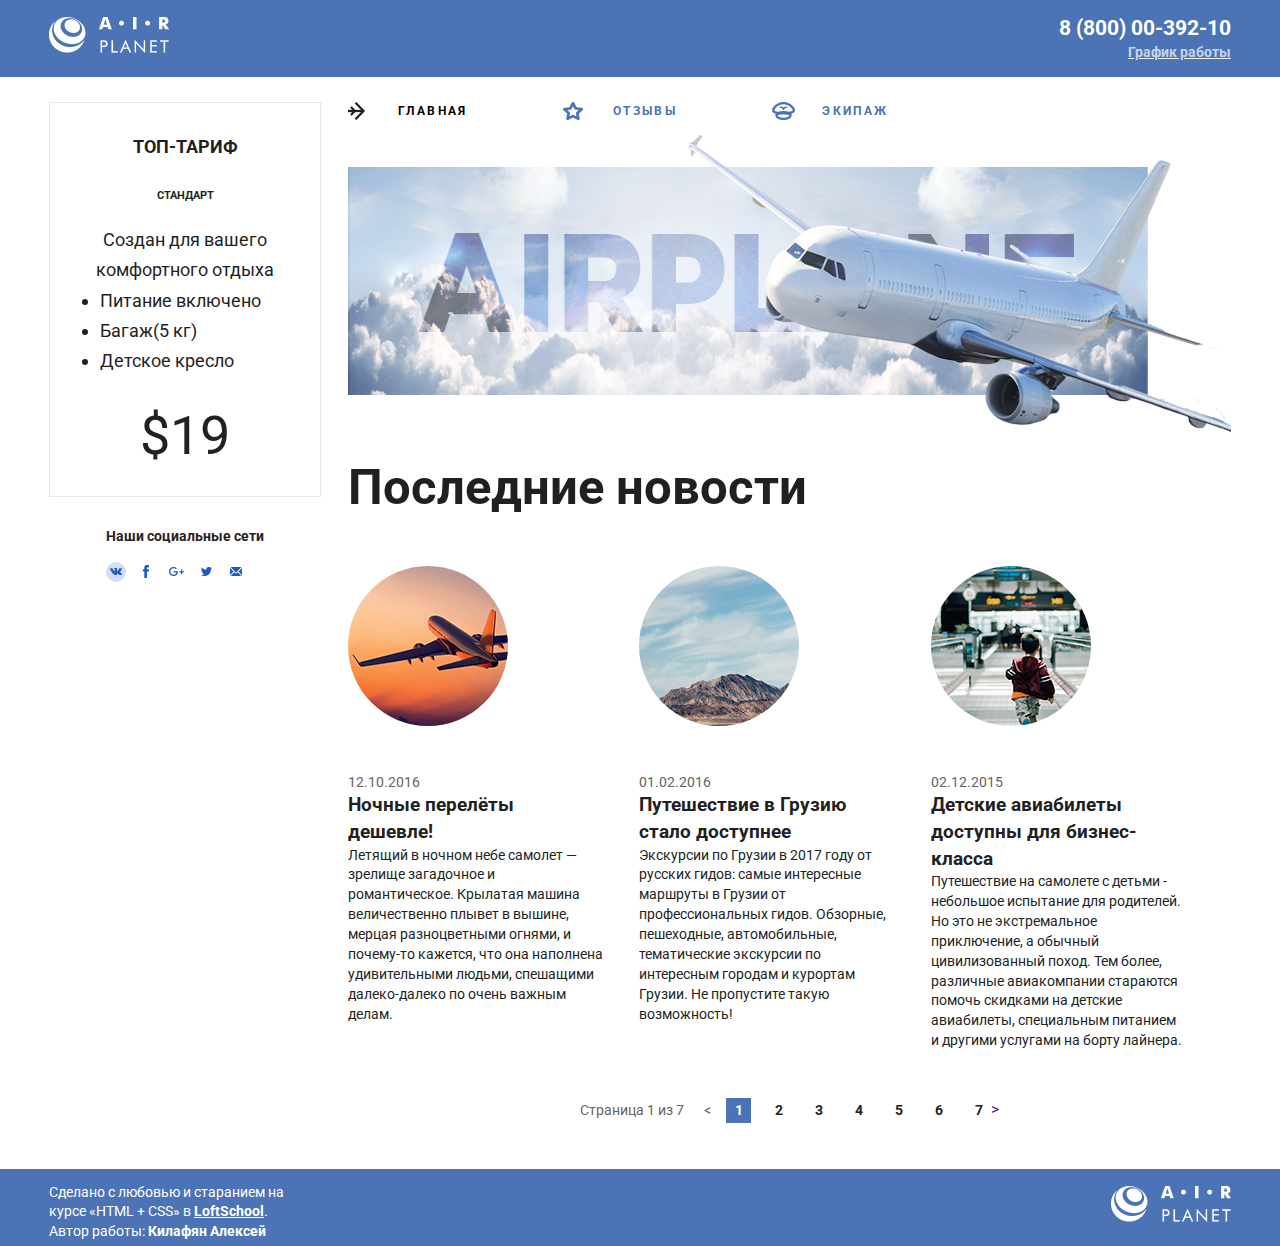
<file: LOFT SCHOOL/project/index.html>
<!DOCTYPE html>
<html lang="en">

<head>
    <meta charset="UTF-8" />
    <meta name="viewport" content="width=device-width, initial-scale=1.0" />
    <meta http-equiv="X-UA-Compatible" content="ie=edge" />
    <link rel="stylesheet" href="normalize.css">
    <link rel="stylesheet" href="css/main.css">
    <link href="https://fonts.googleapis.com/css?family=Roboto&display=swap" rel="stylesheet">
    <title>Main Page</title>
</head>

<body>
    <div class="wrapper">
        <div class="header">
            <div class="container header__container">
                <a href="first_page.html" class="logo">
                    <img src="pic/logo_header.png" class="logo__pic" alt="Логотип AIR Planet" />
                </a>
                <div class="contacts">
                    <a href="tel:+78000039210" class="contacts__phone">8 (800) 00-392-10</a>
                    <div class="contacts__hours">
                        <a class="contacts__hours-trigger" href="#">
                            График работы
                        </a>
                        <div class="contacts__dropdown">
                            <div class="contacts__days">пн-вс: 09:00 - 20:00</div>
                            <div class="contacts__worktimes">обед: 14:00 - 14:30</div>
                        </div>
                    </div>
                </div>
            </div>
        </div>
        <div class="page-content">
            <div class="container middle_container ">
                <aside class="sidebar">
                    <div class="base">
                        <!-- <div class="base__image">
                             <img src="pic/flower.png" class="sign" alt="Цветок" /> 
                        </div> -->
                        <div class="base__description">
                            <h4>ТОП-ТАРИФ</h4>
                            <h5>СТАНДАРТ</h5>
                            <p>Создан для вашего комфортного отдыха</p>


                            <ul class="base__description__list">
                                <li class="base__description__item">Питание включено</li>
                                <li class="base__description__item">Багаж(5 кг)</li>
                                <li class="base__description__item">Детское кресло</li>
                            </ul>

                            <p class="base__description__price">$19</p>
                        </div>
                    </div>
                    <div class="networks">
                        <h6>Наши социальные сети</h6>
                        <ul class="networks__list">
                            <li class="networks__item networks__item--active">
                                <a href="" class="networks__link">
                                    <img src="networks/vk.png" class="networks__img" alt="Логотип vk" />
                                </a>
                            </li>
                            <li class="networks__item">
                                <a href="" class="networks__link">
                                    <img src="networks/fb.png" class="networks__img" alt="Логотип FACEBOOK" />
                                </a>
                            </li>
                            <li class="networks__item">
                                <a href="" class="networks__link">
                                    <img src="networks/google.png" class="networks__img" alt="Логотип GOOGLE" />
                                </a>
                            </li>
                            <li class="networks__item">
                                <a href="" class="networks__link">
                                    <img src="networks/twitter.png" class="networks__img" alt="Логотип TWITTER" />
                                </a>
                            </li>
                            <li class="networks__item">
                                <a href="" class="networks__link">
                                    <img src="networks/mail.png" class="networks__img" alt="Логотип MAIL" />
                                </a>
                            </li>
                        </ul>
                    </div>
                </aside>

                <main class="main-content">
                    <nav class="nav nav--horizontal">
                        <ul class="nav__list">
                            <li class="nav__item nav__item--active">
                                <a href="" class="nav__link nav__link--icon--aim">ГЛАВНАЯ
                                </a>
                            </li>
                            <li class="nav__item">
                                <a href="comments.html" class="nav__link nav__link--icon--star">ОТЗЫВЫ
                                </a>
                            </li>
                            <li class="nav__item">
                                <a href="team.html" class="nav__link nav__link--icon--hat">ЭКИПАЖ
                                </a>
                            </li>
                        </ul>
                    </nav>
                    <img src="pic/photo.png" class="main__pic" alt="Картинка самолета" />
                    <!-- <div class="base">
                        <h1>Тарифы</h1>
                        <ul class="base__list">
                            
                            <li class="base__item">
                                <div class="base__image">
                                    <img src="pic/mark-as-favorite-star.png" class="sign" alt="Звездочка" />
                                </div>
                                <div class="base__description">
                                    <h5>ПРЕМИУМ</h5>
                                    <p>Для любителей хороших впечатлений</p>
                                    <ul class="base__description__list">
                                        <li class="base__description__item">Питание включено</li>
                                        <li class="base__description__item">Багаж(5 кг)</li>
                                        <li class="base__description__item">Детское кресло</li>
                                    </ul>

                                    <p class="base__description__price">$39</p>
                                </div>
                            </li>
                            <li class="base__item">
                                <div class="base__image">
                                    <img src="pic/painter-palette.png" class="sign" alt="Палитра" />
                                </div>
                                <div class="base__description">
                                    <h5>ЛАКШЕРИ</h5>
                                    <p>Всё самое лучшее и незабываемое</p>
                                    <ul class="base__description__list">
                                        <li class="base__description__item">Питание включено</li>
                                        <li class="base__description__item">Багаж(5 кг)</li>
                                        <li class="base__description__item">Детское кресло</li>
                                    </ul>

                                    <p class="base__description__price">$99</p>
                                </div>
                            </li>
                        </ul>
                    </div> -->
                    <div class="news">
                        <h1>Последние новости</h1>
                        <ul class="news__list">
                            <li class="news__item">
                                <div class="news__image">
                                    <img src="pic/airplane.png" class="picture" alt="Самолет в небе" />
                                </div>
                                <div class="news__desc">
                                    <div class="news__time">12.10.2016</div>
                                    <h3>Ночные перелёты дешевле!</h3>
                                    <p class="news__message">
                                        Летящий в ночном небе самолет — зрелище загадочное и
                                        романтическое. Крылатая машина величественно плывет в
                                        вышине, мерцая разноцветными огнями, и почему-то кажется,
                                        что она наполнена удивительными людьми, спешащими
                                        далеко-далеко по очень важным делам.
                                    </p>
                                </div>
                            </li>
                            <li class="news__item">
                                <div class="news__image">
                                    <img src="pic/rock.png" class="picture" alt="Горы" />
                                </div>
                                <div class="news__desc">
                                    <div class="news__time">01.02.2016</div>
                                    <h3>Путешествие в Грузию стало доступнее</h3>
                                    <p class="news__message">
                                        Экскурсии по Грузии в 2017 году от русских гидов: самые
                                        интересные маршруты в Грузии от профессиональных гидов.
                                        Обзорные, пешеходные, автомобильные, тематические
                                        экскурсии по интересным городам и курортам Грузии. Не
                                        пропустите такую возможность!
                                    </p>
                                </div>
                            </li>
                            <li class="news__item">
                                <div class="news__image">
                                    <img src="pic/boy.png" class="picture" alt="Мальчик в терминале" />
                                </div>
                                <div class="news__desc">
                                    <div class="news__time">02.12.2015</div>
                                    <h3>Детские авиабилеты доступны для бизнес-класса</h3>
                                    <p class="news__message">
                                        Путешествие на самолете с детьми - небольшое испытание для
                                        родителей. Но это не экстремальное приключение, а обычный
                                        цивилизованный поход. Тем более, различные авиакомпании
                                        стараются помочь скидками на детские авиабилеты,
                                        специальным питанием и другими услугами на борту лайнера.
                                    </p>
                                </div>
                            </li>
                        </ul>
                        <div class="pagination">
                            <div class="pagination__display ">Страница 1 из 7</div>
                            <div class="pagination__control">
                                <a href="" class="pagination__button-prev"> &lt; </a>
                                <ul class="pagination__list">
                                    <li class="pagination__item pagination__item--active">
                                        <a href="" class="pagination__link"><span>1</span></a>
                                    </li>
                                    <li class="pagination__item">
                                        <a href="" class="pagination__link"><span>2</span></a>
                                    </li>
                                    <li class="pagination__item">
                                        <a href="" class="pagination__link"><span>3</span></a>
                                    </li>
                                    <li class="pagination__item">
                                        <a href="" class="pagination__link"><span>4</span></a>
                                    </li>
                                    <li class="pagination__item">
                                        <a href="" class="pagination__link"><span>5</span></a>
                                    </li>
                                    <li class="pagination__item">
                                        <a href="" class="pagination__link"><span>6</span></a>
                                    </li>
                                    <li class="pagination__item">
                                        <a href="" class="pagination__link"><span>7</span></a>
                                    </li>
                                </ul>
                                <a href="" class="pagination__button-next"> &gt; </a>
                            </div>
                        </div>
                    </div>
                </main>
            </div>

        </div>
        <div class="footer">
            <div class="container footer__container">
                <p>
                    Сделано с любовью и старанием на курсе «HTML + CSS» в <b><ins>LoftSchool</ins></b>.
                    Автор работы: <b>Килафян Алексей</b>
                </p>
                <a href="first_page.html" class="logo">
                    <img src="pic/logo_header.png" class="logo__pic" alt="ЛоготипAIR Planet" />
                </a>

            </div>
        </div>
    </div>
</body>

</html>
</file>
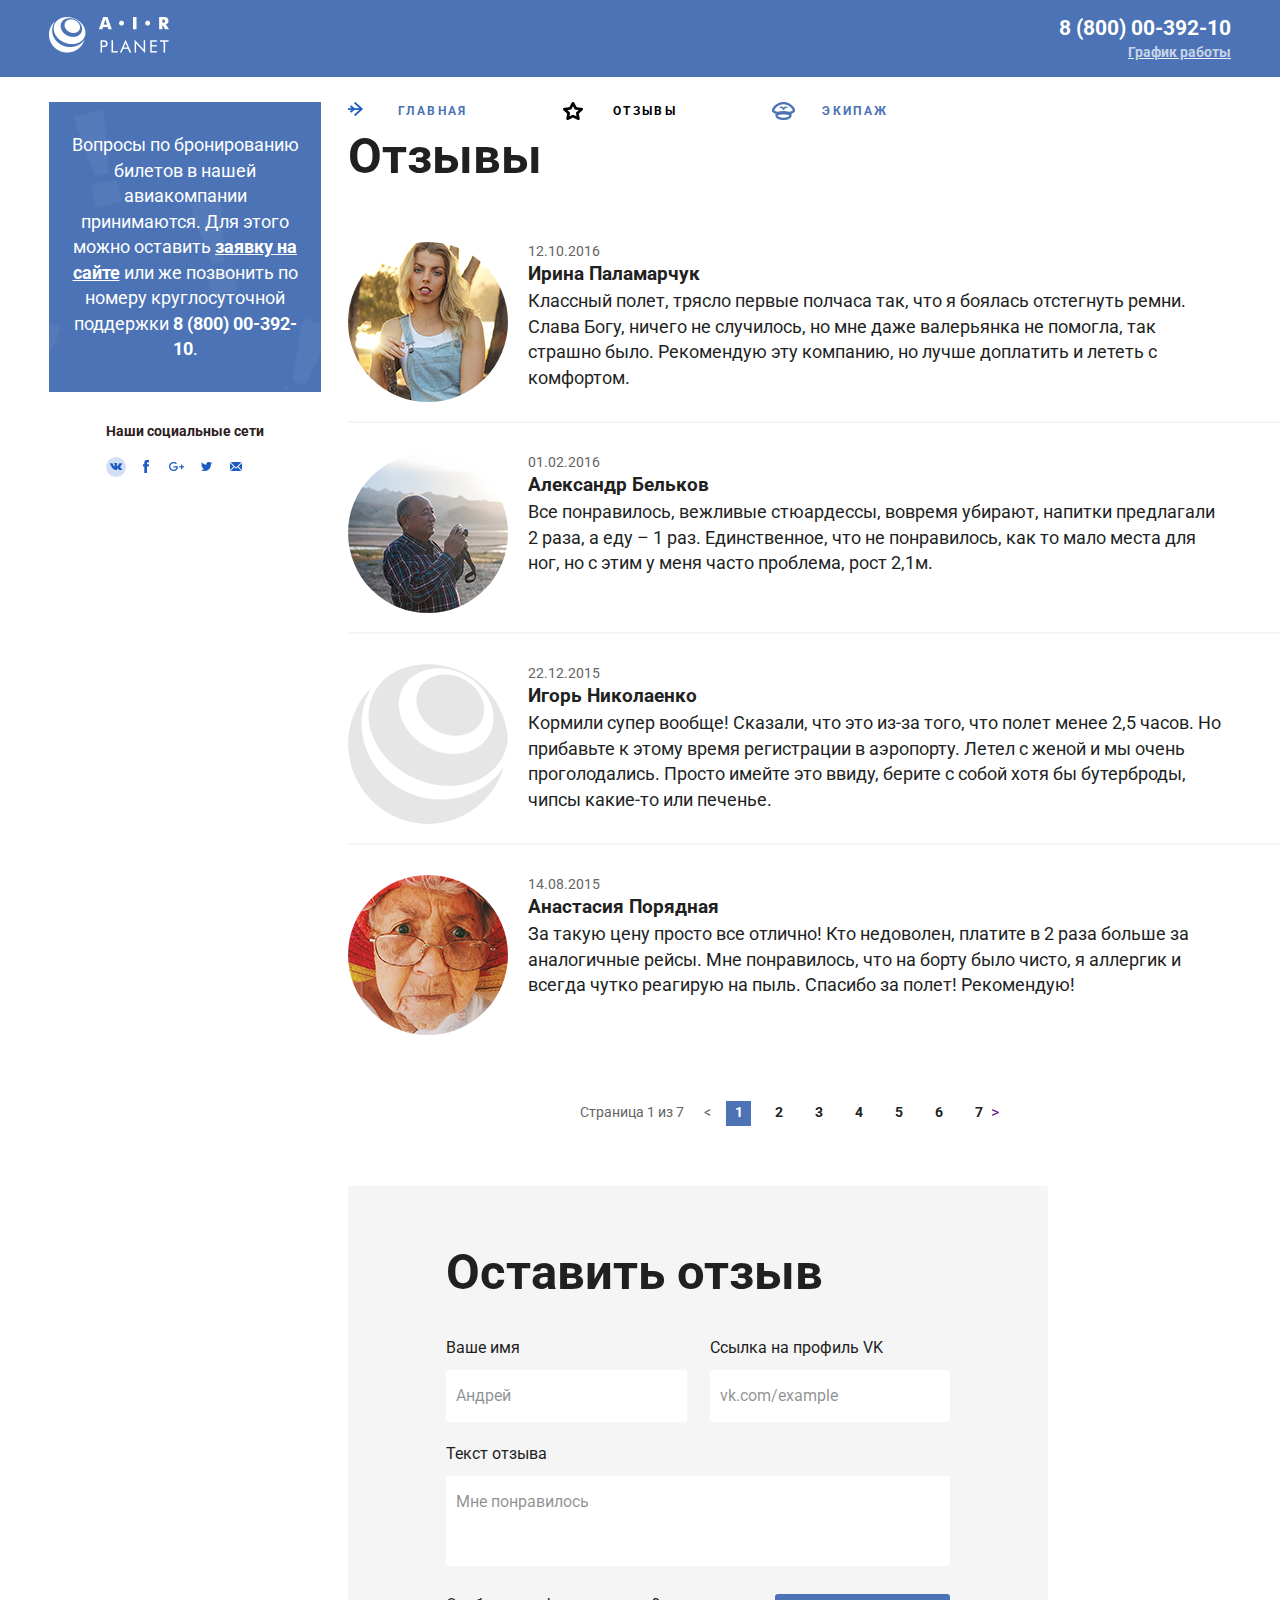
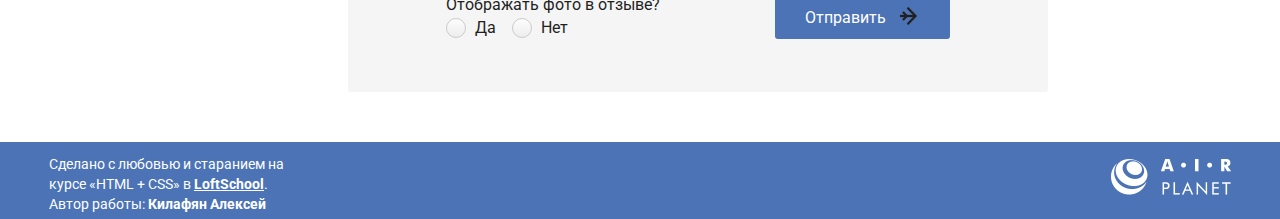
<file: LOFT SCHOOL/project/comments.html>
<!DOCTYPE html>
<html lang="en">

<head>
    <meta charset="UTF-8" />
    <meta name="viewport" content="width=device-width, initial-scale=1.0" />
    <meta http-equiv="X-UA-Compatible" content="ie=edge" />
    <link rel="stylesheet" href="normalize.css">
    <link rel="stylesheet" href="css/main.css">
    <link rel="stylesheet" href="css/comments.css">
    <link href="https://fonts.googleapis.com/css?family=Roboto&display=swap" rel="stylesheet">
    <title>Comments</title>
</head>

<body>
    <div class="wrapper">
        <div class="header">
            <div class="container header__container">
                <a href="first_page.html" class="logo">
                    <img src="pic/logo_header.png" class="logo__pic" alt="Логотип AIR Planet" />
                </a>
                <div class="contacts">
                    <a href="tel:+78000039210" class="contacts__phone">8 (800) 00-392-10</a>
                    <div class="contacts__hours">
                        <a class="contacts__hours-trigger" href="#">
                            График работы
                        </a>
                        <div class="contacts__dropdown">
                            <div class="contacts__days">пн-вс: 09:00 - 20:00</div>
                            <div class="contacts__worktimes">обед: 14:00 - 14:30</div>
                        </div>
                    </div>
                </div>
            </div>
        </div>

        <div class="page-content">
            <div class="container middle_container ">
                <aside class="sidebar">
                    <div class="reservation">
                        <div class="container reservation__container">
                            <div class="reservation__desc">
                                <p class="reservation__message">Вопросы по бронированию
                                    билетов в нашей авиакомпании принимаются.
                                    Для этого можно оставить <a href="index.html">заявку на сайте</a>
                                    или же позвонить по номеру
                                    круглосуточной поддержки <a href="tel:+78000039210" class="contacts__phone">8 (800)
                                        00-392-10</a>.
                                </p>
                            </div>
                        </div>
                    </div>

                    <div class="networks">
                        <h6>Наши социальные сети</h6>
                        <ul class="networks__list">
                            <li class="networks__item networks__item--active">
                                <a href="" class="networks__link">
                                    <img src="networks/vk.png" class="networks__img" alt="Логотип vk" />
                                </a>
                            </li>
                            <li class="networks__item">
                                <a href="" class="networks__link">
                                    <img src="networks/fb.png" class="networks__img" alt="Логотип FACEBOOK" />
                                </a>
                            </li>
                            <li class="networks__item">
                                <a href="" class="networks__link">
                                    <img src="networks/google.png" class="networks__img" alt="Логотип GOOGLE" />
                                </a>
                            </li>
                            <li class="networks__item">
                                <a href="" class="networks__link">
                                    <img src="networks/twitter.png" class="networks__img" alt="Логотип TWITTER" />
                                </a>
                            </li>
                            <li class="networks__item">
                                <a href="" class="networks__link">
                                    <img src="networks/mail.png" class="networks__img" alt="Логотип MAIL" />
                                </a>
                            </li>
                        </ul>
                    </div>
                </aside>
                <main class="main-content">
                    <nav class="nav">
                        <ul class="nav__list">
                            <li class="nav__item ">
                                <a href="index.html" class="nav__link nav__link--icon--aim">ГЛАВНАЯ
                                </a>
                            </li>
                            <li class="nav__item nav__item--active">
                                <a href="#" class="nav__link nav__link--icon--star">ОТЗЫВЫ
                                </a>
                            </li>
                            <li class="nav__item">
                                <a href="team.html" class="nav__link nav__link--icon--hat">ЭКИПАЖ
                                </a>
                            </li>
                        </ul>
                    </nav>
                    <!-- <nav class="breadcrumbs">
                        <ul class="breadcrumbs__list">
                            <li class="breadcrumbs__item">
                                <a href="index.html" class="breadcrumbs__link">Главная</a>
                            </li>
                            <li class="breadcrumbs__item breadcrumbs__item--active">
                                <a href="#" class="breadcrumbs__link">Отзывы</a>
                            </li>
                        </ul>
                    </nav> -->
                    <div class="comments">
                        <h1>Отзывы</h1>
                        <ul class="comments__list">
                            <li class="comments__item">
                                <div class="comments__image">
                                    <img src="pic/girl.png" class="picture" alt="Девушка" />
                                </div>
                                <div class="comments__desc">
                                    <div class="comments__time">12.10.2016</div>
                                    <h3>Ирина Паламарчук</h3>
                                    <p class="comments__message">
                                        Классный полет, трясло первые полчаса так, что я боялась отстегнуть ремни.
                                        Слава Богу, ничего не случилось,
                                        но мне даже валерьянка не помогла, так страшно было.
                                        Рекомендую эту компанию,
                                        но лучше доплатить и лететь с комфортом.
                                    </p>
                                </div>
                            </li>
                            <li class="comments__item">
                                <div class="comments__image">
                                    <img src="pic/opa.png" class="picture" alt="С фотоаппаратом" />
                                </div>
                                <div class="comments__desc">
                                    <div class="comments__time">01.02.2016</div>
                                    <h3>Александр Бельков </h3>
                                    <p class="comments__message">
                                        Все понравилось, вежливые стюардессы, вовремя убирают,
                                        напитки предлагали 2 раза, а еду – 1 раз.
                                        Единственное, что не понравилось, как то мало места для ног,
                                        но с этим у меня часто проблема, рост 2,1м.
                                    </p>
                                </div>
                            </li>
                            <li class="comments__item">
                                <div class="comments__image">
                                    <img src="pic/zero.png" class="picture" alt="Без фото" />
                                </div>
                                <div class="comments__desc">
                                    <div class="comments__time">22.12.2015</div>
                                    <h3>Игорь Николаенко </h3>
                                    <p class="comments__message">
                                        Кормили супер вообще! Сказали, что это из-за того, что полет менее 2,5 часов.
                                        Но прибавьте к этому время регистрации в аэропорту. Летел с женой и мы
                                        очень проголодались. Просто имейте это ввиду, берите с собой хотя бы
                                        бутерброды,
                                        чипсы какие-то или печенье.
                                    </p>
                                </div>
                            </li>
                            <li class="comments__item">
                                <div class="comments__image">
                                    <img src="pic/nana.png" class="picture" alt="Бабушка" />
                                </div>
                                <div class="comments__desc">
                                    <div class="comments__time">14.08.2015</div>
                                    <h3>Анастасия Порядная</h3>
                                    <p class="comments__message">
                                        За такую цену просто все отлично! Кто недоволен,
                                        платите в 2 раза больше за аналогичные рейсы.
                                        Мне понравилось, что на борту было чисто,
                                        я аллергик и всегда чутко реагирую на пыль.
                                        Спасибо за полет! Рекомендую!
                                    </p>
                                </div>
                            </li>
                        </ul>

                        <div class="pagination">
                            <div class="pagination__display ">Страница 1 из 7</div>
                            <div class="pagination__control">
                                <a href="" class="pagination__button-prev"> &lt; </a>
                                <ul class="pagination__list">
                                    <li class="pagination__item pagination__item--active">
                                        <a href="" class="pagination__link"><span>1</span></a>
                                    </li>
                                    <li class="pagination__item">
                                        <a href="" class="pagination__link"><span>2</span></a>
                                    </li>
                                    <li class="pagination__item">
                                        <a href="" class="pagination__link"><span>3</span></a>
                                    </li>
                                    <li class="pagination__item">
                                        <a href="" class="pagination__link"><span>4</span></a>
                                    </li>
                                    <li class="pagination__item">
                                        <a href="" class="pagination__link"><span>5</span></a>
                                    </li>
                                    <li class="pagination__item">
                                        <a href="" class="pagination__link"><span>6</span></a>
                                    </li>
                                    <li class="pagination__item">
                                        <a href="" class="pagination__link"><span>7</span></a>
                                    </li>
                                </ul>
                                <a href="" class="pagination__button-next"> &gt; </a>
                            </div>
                        </div>
                    </div>

                    <div class="form">
                        <div class="form__field">
                            <div class="form__field--active">
                                <h2 class="form__title">Оставить отзыв</h2>
                                <form action="" class="form__element">
                                    <div class="form__row">
                                        <label class="form__block">
                                            <div class="form__block--title">Ваше имя</div>
                                            <input placeholder="Андрей" type="text" class="form__input">
                                        </label>
                                        <label class="form__block">
                                            <div class="form__block--title">Сcылка на профиль VK</div>
                                            <input placeholder="vk.com/example" type="text" class="form__input">
                                        </label>
                                    </div>

                                    <div class="form__row">
                                        <label class="form__block">
                                            <div class="form__block--title">Текст отзыва</div>
                                            <textarea name="" class="form__input"
                                                placeholder="Мне понравилось"></textarea>

                                        </label>

                                    </div>
                                    <div class="form__row form__bottomline">
                                        <div class="form__question">
                                            <div class="form__question--title">Отображать фото в отзыве?</div>
                                            <div class="form__question-btns">
                                                <label class="form__question-btn">
                                                    <input class="form__question-radio" name="question" type="radio">
                                                    <div class="form__question-visible"></div>
                                                    <div class="form__question-name">Да</div>
                                                </label>
                                                <label class="form__question-btn">
                                                    <input class="form__question-radio" name="question" type="radio">
                                                    <div class="form__question-visible"></div>
                                                    <div class="form__question-name">Нет</div>
                                                </label>
                                            </div>
                                        </div>
                                        <div class="form__row-right">
                                            <button class="btn form__submit" name="" type="submit">
                                                <div class="form__submit-text">Отправить</div>
                                                <div class="form__submit-icon"></div>
                                            </button>
                                        </div>
                                    </div>
                                </form>
                            </div>
                        </div>
                    </div>
                </main>
            </div>

        </div>

        <div class="footer">
            <div class="container footer__container">
                <p>
                    Сделано с любовью и старанием на курсе «HTML + CSS» в <b><ins>LoftSchool</ins></b>.
                    Автор работы: <b>Килафян Алексей</b>
                </p>
                <a href="first_page.html" class="logo">
                    <img src="pic/logo_header.png" class="logo__pic" alt="ЛоготипAIR Planet" />
                </a>

            </div>
        </div>
    </div>
</body>
</file>
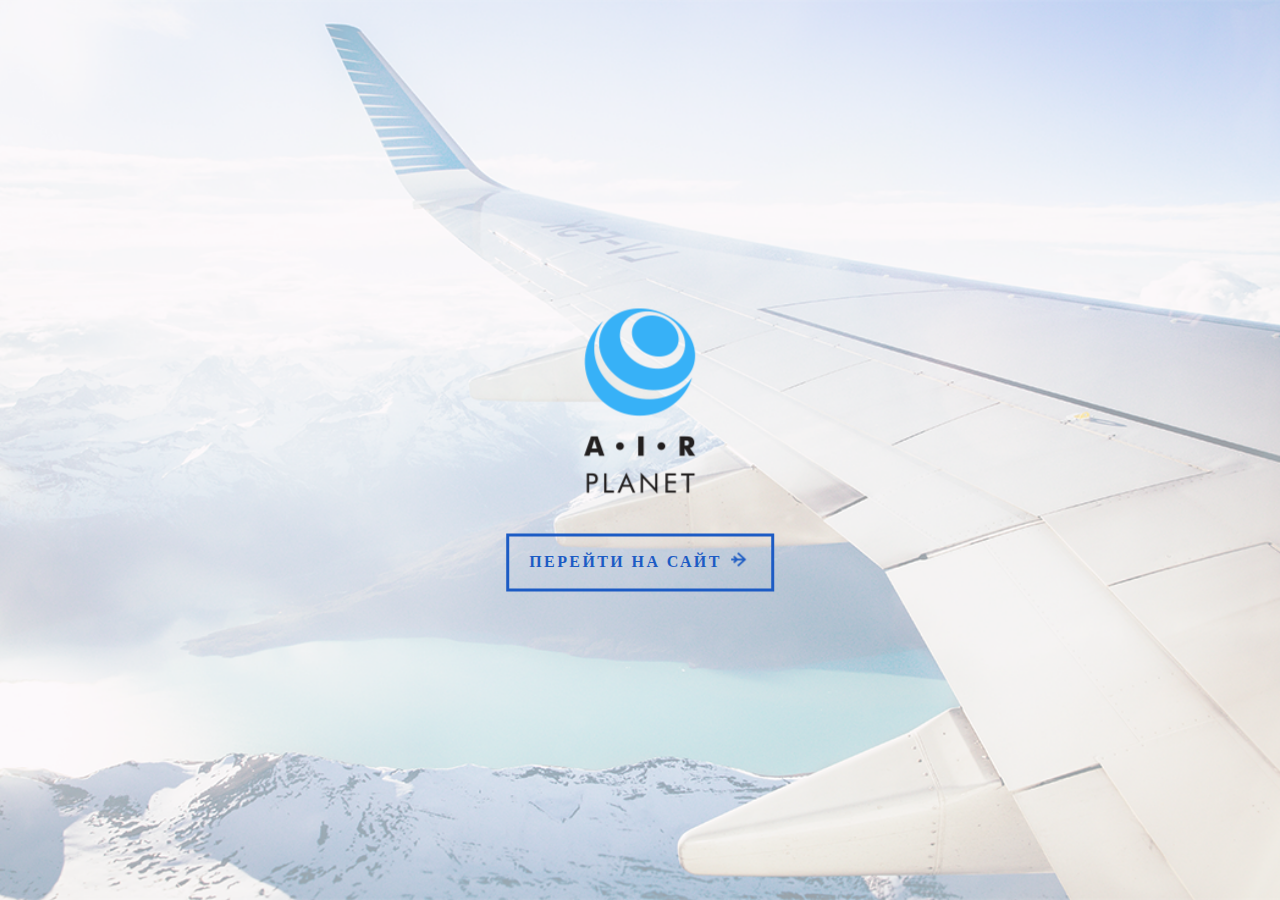
<file: LOFT SCHOOL/project/first_page.html>
<!DOCTYPE html>
<html lang="en">

<head>
    <meta charset="UTF-8" />
    <meta name="viewport" content="width=device-width, initial-scale=1.0" />
    <meta http-equiv="X-UA-Compatible" content="ie=edge" />
    <link rel="stylesheet" href="normalize.css">
    <link rel="stylesheet" href="css/first_page.css">
    <link href="https://fonts.googleapis.com/css?family=Roboto&display=swap" rel="stylesheet">
    <title>First page</title>
</head>

<body>
    <div class="wrapper">
        <div class="auth">
            <div class="auth__container">
                <div class="welcome">
                    <img src="pic/logo_intro.png" alt="Логотип" class="welcome__logo">
                    <a href="index.html" class="welcome__btn welcome__btn--icon--arrow">Перейти на сайт
                    
                    </a>
                </div>
            </div>
        </div>
    </div>
</body>

</html>
</file>
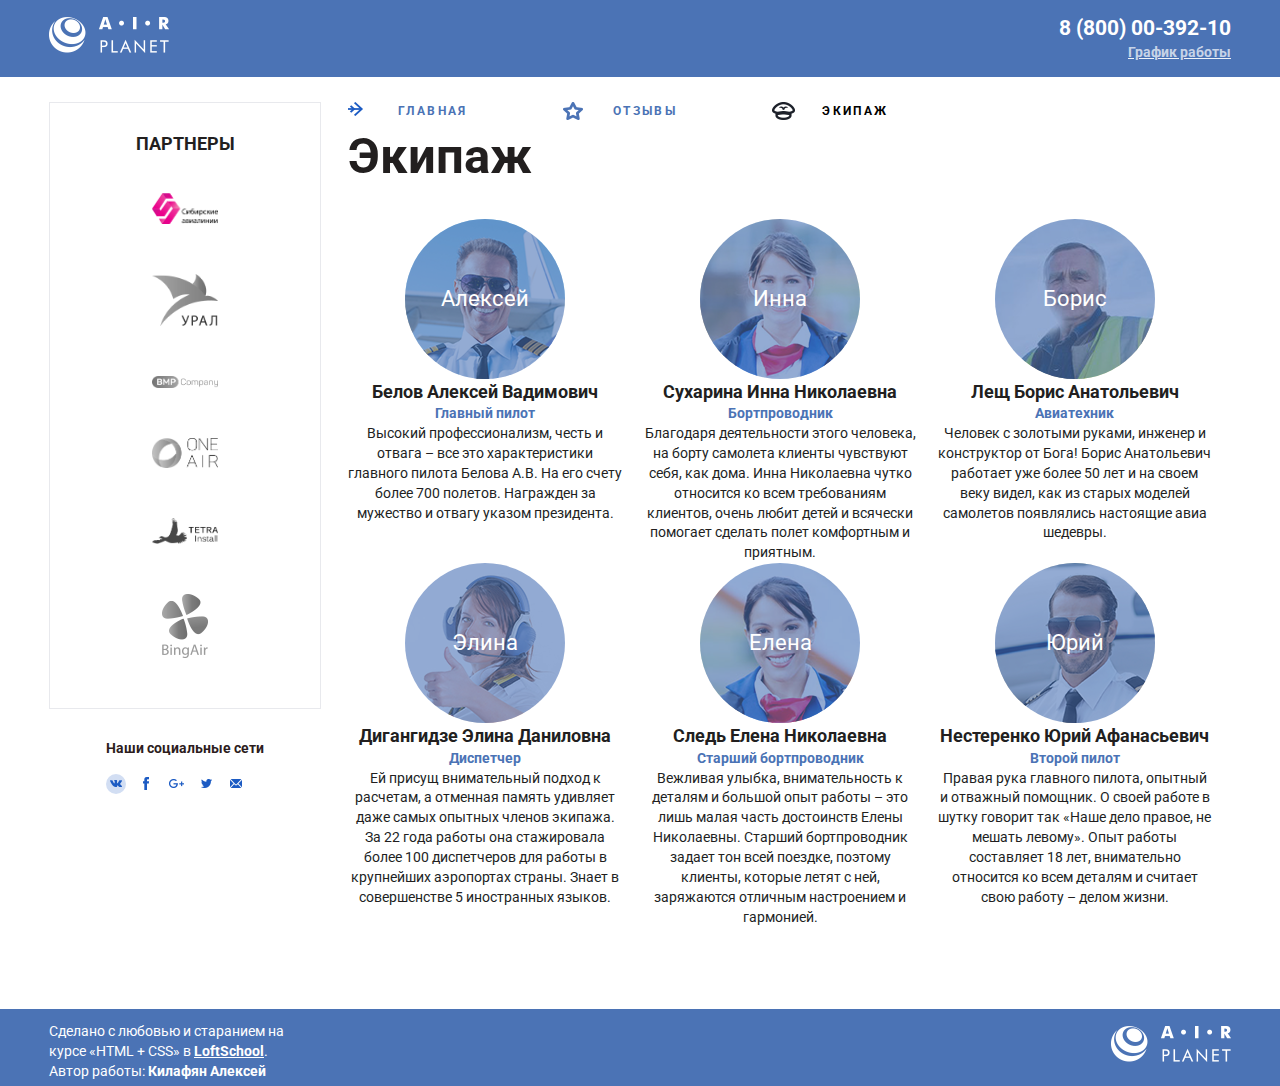
<file: LOFT SCHOOL/project/team.html>
<!DOCTYPE html>
<html lang="en">

<head>
    <meta charset="UTF-8" />
    <meta name="viewport" content="width=device-width, initial-scale=1.0" />
    <meta http-equiv="X-UA-Compatible" content="ie=edge" />
    <link rel="stylesheet" href="normalize.css">
    <link rel="stylesheet" href="css/main.css">
    <link rel="stylesheet" href="css/comments.css">
    <link rel="stylesheet" href="css/team.css">
    <link href="https://fonts.googleapis.com/css?family=Roboto&display=swap" rel="stylesheet">
    <title>Team</title>
</head>

<body>
    <div class="wrapper">
        <div class="header">
            <div class="container header__container">
                <a href="first_page.html" class="logo">
                    <img src="pic/logo_header.png" class="logo__pic" alt="Логотип AIR Planet" />
                </a>
                <div class="contacts">
                    <a href="tel:+78000039210" class="contacts__phone">8 (800) 00-392-10</a>
                    <div class="contacts__hours">
                        <a class="contacts__hours-trigger" href="#">
                            График работы
                        </a>
                        <div class="contacts__dropdown">
                            <div class="contacts__days">пн-вс: 09:00 - 20:00</div>
                            <div class="contacts__worktimes">обед: 14:00 - 14:30</div>
                        </div>
                    </div>
                </div>
            </div>
        </div>
        <div class="page-content">
            <div class="container middle_container ">
                <aside class="sidebar">
                    <div class="company">
                        <h3 class="company__title">Партнеры</h3>
                        <ul class="company__list">
                                <li class="company__item company__item--active">
                                        <div class="company__image ">
                                            <img src="company_pic/sibir.png" class="picture" alt="Sibir airlines">
                                        </div>
                                    </li>
                                    <li class="company__item">
                                            <div class="company__image">
                                                <img src="company_pic/ural.png" class="picture" alt="Ural">
                                            </div>
                                        </li>
                            <li class="company__item">
                                <div class="company__image">
                                    <img src="company_pic/bmp.png" class="picture" alt="BMP CO">
                                </div>
                            </li>
                            <li class="company__item">
                                    <div class="company__image">
                                        <img src="company_pic/air.png" class="picture" alt="ONE AIR">
                                    </div>
                                </li>
                            <li class="company__item">
                                <div class="company__image">
                                    <img src="company_pic/tetra.png" class="picture" alt="Tetra Install">
                                </div>
                            </li>
                            
                            
                            <li class="company__item">
                                <div class="company__image ">
                                    <img src="company_pic/bing.png" class="picture" alt="BingAir">
                                </div>
                            </li>
                            
                        </ul>
                    </div>
                    <div class="networks">
                        <h6>Наши социальные сети</h6>
                        <ul class="networks__list">
                            <li class="networks__item networks__item--active">
                                <a href="" class="networks__link">
                                    <img src="networks/vk.png" class="networks__img" alt="Логотип vk" />
                                </a>
                            </li>
                            <li class="networks__item">
                                <a href="" class="networks__link">
                                    <img src="networks/fb.png" class="networks__img" alt="Логотип FACEBOOK" />
                                </a>
                            </li>
                            <li class="networks__item">
                                <a href="" class="networks__link">
                                    <img src="networks/google.png" class="networks__img" alt="Логотип GOOGLE" />
                                </a>
                            </li>
                            <li class="networks__item">
                                <a href="" class="networks__link">
                                    <img src="networks/twitter.png" class="networks__img" alt="Логотип TWITTER" />
                                </a>
                            </li>
                            <li class="networks__item">
                                <a href="" class="networks__link">
                                    <img src="networks/mail.png" class="networks__img" alt="Логотип MAIL" />
                                </a>
                            </li>
                        </ul>
                    </div>
                </aside>
                <main class="main-content">
                    <nav class="nav">
                        <ul class="nav__list">
                            <li class="nav__item ">
                                <a href="index.html" class="nav__link nav__link--icon--aim">ГЛАВНАЯ
                                </a>
                            </li>
                            <li class="nav__item">
                                <a href="comments.html" class="nav__link nav__link--icon--star">ОТЗЫВЫ
                                </a>
                            </li>
                            <li class="nav__item nav__item--active">
                                <a href="#" class="nav__link nav__link--icon--hat">ЭКИПАЖ
                                </a>
                            </li>
                        </ul>
                    </nav>
                    <!-- <nav class="breadcrumbs">
                        <ul class="breadcrumbs__list">
                            <li class="breadcrumbs__item">
                                <a href="index.html" class="breadcrumbs__link">Главная</a>
                            </li>
                            <li class="breadcrumbs__item breadcrumbs__item--active">
                                <a href="#" class="breadcrumbs__link">Экипаж</a>
                            </li>
                        </ul>
                    </nav> -->
                    <div class="team">
                        <h1 class="team__title">Экипаж</h1>
                        <ul class="team__list">
                            <li class="team__item">
                                <div class="team__image">
                                    <img src="team_pic/alex.png" class="picture" alt="Алексей">
                                    <span>Алексей</span>
                                </div>
                                <div class="team__desc">
                                    <h3 class="team__member">Белов Алексей Вадимович</h3>
                                    <h6 class="team__job">Главный пилот</h6>
                                    <p class="team__message">
                                        Высокий профессионализм, честь и отвага –
                                        все это характеристики главного пилота Белова А.В.
                                        На его счету более 700 полетов.
                                        Награжден за мужество и отвагу указом президента.
                                    </p>
                                </div>
                            </li>
                            <li class="team__item">
                                <div class="team__image">
                                    <img src="team_pic/inna.png" class="picture" alt="Инна">
                                    <span>Инна</span>
                                </div>
                                <div class="team__desc">
                                    <h3 class="team__member">Сухарина Инна Николаевна</h3>
                                    <h6 class="team__job">Бортпроводник</h6>
                                    <p class="team__message">
                                        Благодаря деятельности этого человека, на борту самолета клиенты
                                        чувствуют себя, как дома.
                                        Инна Николаевна чутко относится ко всем требованиям клиентов,
                                        очень любит детей и всячески помогает
                                        сделать полет комфортным и приятным.
                                    </p>
                                </div>
                            </li>
                            <li class="team__item">
                                <div class="team__image">
                                    <img src="team_pic/boris.png" class="picture" alt="Борис">
                                    <span>Борис</span>
                                </div>
                                <div class="team__desc">
                                    <h3 class="team__member">Лещ Борис Анатольевич</h3>
                                    <h6 class="team__job">Авиатехник</h6>
                                    <p class="team__message">
                                        Человек с золотыми руками, инженер и конструктор от Бога!
                                        Борис Анатольевич работает уже более
                                        50 лет и на своем веку видел,
                                        как из старых моделей самолетов появлялись настоящие авиа шедевры.
                                    </p>
                                </div>
                            </li>
                            <li class="team__item">
                                <div class="team__image">
                                    <img src="team_pic/elina.png" class="picture" alt="Элина">
                                    <span>Элина</span>
                                </div>
                                <div class="team__desc">
                                    <h3 class="team__member">Дигангидзе Элина Даниловна</h3>
                                    <h6 class="team__job">Диспетчер</h6>
                                    <p class="team__message">
                                        Ей присущ внимательный подход к расчетам, а отменная память
                                        удивляет даже самых опытных членов экипажа.
                                        За 22 года работы она стажировала более
                                        100 диспетчеров для работы в крупнейших аэропортах страны.
                                        Знает в совершенстве 5 иностранных языков.
                                    </p>
                                </div>
                            </li>
                            <li class="team__item">
                                <div class="team__image">
                                    <img src="team_pic/elena.png" class="picture" alt="Елена">
                                    <span>Елена</span>
                                </div>
                                <div class="team__desc">
                                    <h3 class="team__member">Следь Елена Николаевна</h3>
                                    <h6 class="team__job">Старший бортпроводник</h6>
                                    <p class="team__message">
                                        Вежливая улыбка, внимательность к деталям и большой опыт работы
                                        – это лишь малая часть достоинств Елены Николаевны.
                                        Старший бортпроводник задает тон всей поездке, поэтому клиенты,
                                        которые летят с ней, заряжаются отличным настроением и гармонией.
                                    </p>
                                </div>
                            </li>
                            <li class="team__item">
                                <div class="team__image">
                                    <img src="team_pic/yrii.png" class="picture" alt="Юрий">
                                    <span>Юрий</span>
                                </div>
                                <div class="team__desc">
                                    <h3 class="team__member">Нестеренко Юрий Афанасьевич</h3>
                                    <h6 class="team__job">Второй пилот</h6>
                                    <p class="team__message">
                                        Правая рука главного пилота, опытный и отважный помощник.
                                        О своей работе в шутку говорит так «Наше дело правое, не мешать левому».
                                        Опыт работы составляет
                                        18 лет, внимательно относится ко всем деталям и
                                        считает свою работу – делом жизни.
                                    </p>
                                </div>
                            </li>

                        </ul>
                    </div>

                </main>
            </div>
        </div>
        <div class="footer">
            <div class="container footer__container">
                <p>
                    Сделано с любовью и старанием на курсе «HTML + CSS» в <b><ins>LoftSchool</ins></b>.
                    Автор работы: <b>Килафян Алексей</b>
                </p>
                <a href="first_page.html" class="logo">
                    <img src="pic/logo_header.png" class="logo__pic" alt="ЛоготипAIR Planet" />
                </a>

            </div>
        </div>
    </div>
</body>
</file>
<file: LOFT SCHOOL/project/css/main.css>
html,
body {
    height: 100%;
}

body {
    font-family: 'Roboto', Arial, sans-serif;
    -webkit-font-smoothing: antialiased;
    -moz-osx-font-smoothing: grayscale;
    color: #221f1f;
    line-height: 1.42;
}

.wrapper {
    overflow: hidden;
    min-width: 1182px;
    min-height: 100%;
    display: flex;
    flex-direction: column;
}

* {
    box-sizing: border-box;
}


/*ХЭДЕР*/

.header {
    background-color: #4b73b5;
    margin-bottom: 25px;
    width: 100%;
}

.container {
    width: 1182px;
    margin: 0 auto;
}

.header__container {
    height: 77px;
    display: flex;
    justify-content: space-between;
    align-items: center;
}

.contacts {
    font-weight: bold;
    text-align: right;
}

.contacts__phone {
    font-size: 21px;
    color: #ffffff;
    text-decoration: none;
}

.contacts__hours-trigger {
    color: rgba(255, 255, 255, 0.7);
}

.contacts__hours {
    font-size: 14px;
    color: rgba(255, 255, 255, 0.7);
    text-decoration: underline;
}

.contacts__hours {
    position: relative;
}

.contacts__hours:hover .contacts__dropdown {
    right: 0;
    opacity: 1;
}

.contacts__dropdown {
    background-color: white;
    box-shadow: 0px 0px 10px 0px rgba(23, 59, 117, 0.55);
    z-index: 10;
    border-radius: 5px 0 5px 5px;
    text-align: left;
    padding: 15px 10px;
    position: absolute;
    top: 100%;
    margin-top: 11px;
    opacity: 0;
    right: 9999px;
    transition: opacity .3s;
}

.contacts__dropdown:before,
.contacts__dropdown:after {
    content: "";
    display: block;
    position: absolute;
}

.contacts__dropdown:before {
    border: 11px solid transparent;
    border-top-width: 0px;
    border-bottom-color: #fff;
    top: -11px;
    right: 0;
    width: 0;
    height: 0;
}

.contacts__dropdown:after {
    left: 0;
    right: 0;
    height: 23px;
    top: -22px;
}

.contacts__days {
    font-weight: bold;
    color: #1c5bc3;
    margin-bottom: 10px;
}

.contacts__worktimes {
    color: #221f1f;
}


/* Основное*/

.middle_container {
    display: flex;
}

.base {
    border: solid 1px #e8e9ed;
    margin-bottom: 30px;
}

.main-content {
    width: 883px;
    margin-left: 27px;
}

.main__pic {
    display: block;
    max-width: 100%;
    height: 299px;
    margin-bottom: 20px;
}

h1,
h5 {
    font-weight: bold;
    color: #221f1f;
}

h1 {
    font-size: 49px;
    margin-bottom: 27px;
}

h5 {
    margin-bottom: 20px;
}

.base__description h5 {
    font-size: 11px;
    text-align: center;
}

.base__description p {
    text-align: center;
}

h4 {
    font-size: 54px;
}

.base__list {
    display: flex;
}

.base__item {
    display: flex;
    flex-direction: column;
    width: 250px;
    line-height: 1.67;
    font-size: 18px;
    align-items: center;
}

.base__item:nth-child(2) {
    border-radius: 5px;
    border: solid 1px #e8e9ed;
}

.base__description ul li {
    list-style: disc;
}

.base__description {
    line-height: 1.67;
}

.base__image {
    margin-top: 41px;
    margin-bottom: 32px;
    width: 66px;
    height: 66px;
    background-color: #4b73b5;
    border-radius: 50%;
    display: flex;
    align-items: center;
    justify-content: center;
}

.sign {
    width: 30px;
    height: 30px;
}

.base__description__list {
    display: flex;
    flex-direction: column;
    padding-left: 50px;
    margin-bottom: 15px;
    font-size: 18px;
}

.base__description__price {
    font-size: 54px;
    margin-bottom: 15px;
    color: #212121;
}

.base__description h4 {
    font-size: 18px;
    color: #221f1f;
    text-align: center;
    margin-top: 29px;
    margin-bottom: 25px;
}


/*Сайдбар*/

.sidebar {
    width: 272px;
    display: flex;
    flex-direction: column;
    align-items: center;
}

.nav__link:before {
    content: "";
    vertical-align: middle;
    width: 30px;
    height: 20px;
    margin-right: 20px;
    background: center center / contain no-repeat;
}

.nav__link {
    display: flex;
    margin-right: 95px;
    font-size: 12px;
    font-weight: bold;
    color: #4b73b5;
    letter-spacing: 2.4px;
    text-decoration: none;
    align-items: center;
}

.nav__link:hover {
    color: black;
}

.nav__item--active .nav__link {
    color: black;
}

.nav__link--icon--aim:before {
    background: url('../menu/css_sprites.png') -96px -48px;
}

.nav__link--icon--star:before {
    background: url('../menu/css_sprites.png') -10px -48px;
}

.nav__link--icon--hat:before {
    background: url('../menu/css_sprites.png') -10px -10px;
}

.nav__link--icon--aim:hover:before {
    background: url('../menu/css_sprites.png') -96px -10px;
}

.nav__link--icon--star:hover:before {
    background: url('../menu/css_sprites.png') -50px -48px;
}

.nav__link--icon--hat:hover:before {
    background: url('../menu/css_sprites.png') -53px -10px;
}

.nav__item--active .nav__link--icon--aim:before {
    background: url('../menu/css_sprites.png') -96px -10px;
}

.nav__item--active .nav__link--icon--star:before {
    background: url('../menu/css_sprites.png') -50px -48px;
}

.nav__item--active .nav__link--icon--hat:before {
    background: url('../menu/css_sprites.png') -53px -10px;
}

.nav__list {
    display: flex;
    flex-direction: row;
}

.nav--horizontal {
    margin-bottom: 12px;
}


/*Новости*/

.news__list {
    margin-bottom: 58px;
    display: flex;
}

.news h1 {
    margin-bottom: 43px;
}

.news__item {
    width: 33%;
    display: flex;
    flex-direction: column;
}

.news__image {
    width: 160px;
    height: 160px;
    overflow: hidden;
    border-radius: 50%;
    margin-bottom: 47px;
}

.picture {
    display: block;
    max-width: 100%;
    max-height: 100%;
}

.news__desc {
    text-align: left;
    margin-right: 36px;
}

.news__time {
    font-size: 14px;
    color: #656464;
}

.news__desc h5 {
    font-size: 18px;
}

h3 {
    margin: 0;
}

p {
    font-size: 18px;
}

.news p {
    font-size: 14px;
}

.news__list {
    margin-bottom: 47px;
}


/*ПАГИНАЦИЯ*/

.pagination {
    display: flex;
    margin-bottom: 46px;
    align-items: center;
    justify-content: center;
}

.pagination__control {
    align-items: center;
    display: flex;
}

.pagination__list {
    display: flex;
}

.pagination__list li {
    margin-left: 15px;
    font-size: 14px;
}

.pagination__link {
    display: flex;
    align-items: center;
    justify-content: center;
}

.pagination__button-prev,
.pagination__list,
.pagination__button-next {
    text-decoration: none;
}

.pagination__display,
.pagination__button-prev {
    font-size: 14px;
    color: #656464;
}

.pagination__link {
    text-decoration: none;
    color: #221f1f;
    font-weight: bold;
    height: 100%;
    width: 100%;
}

.pagination__item {
    width: 25px;
    height: 25px;
    display: flex;
    justify-content: center;
    align-items: center;
}

.pagination__link:hover,
.pagination__button-next:hover,
.pagination__item:hover {
    background-color: #4b73b5;
    font-size: 14px;
    font-weight: bold;
    color: #ffffff;
}

.pagination__item--active .pagination__link,
.pagination__item--active {
    background-color: #4b73b5;
    font-size: 14px;
    font-weight: bold;
    color: #ffffff;
    width: 25px;
    height: 25px;
}

.pagination__display {
    margin-right: 20px;
}


/* ФУТЕР*/

.footer {
    background-color: #4b73b5;
    bottom: 0px;
}

.footer__container {
    height: 77px;
    display: flex;
    justify-content: space-between;
    align-items: center;
}

.footer__message {
    color: #ffffff;
    font-size: 14px;
    width: 238px;
}

.footer__container p {
    display: block;
    width: 238px;
    height: 50px;
    font-size: 14px;
    color: #ffffff;
}

.networks__list {
    display: flex;
    width: 155px;
}

.networks__item {
    margin-right: 10px;
    width: 20px;
    height: 20px;
    background-color: #ffffff;
    border-radius: 50%;
}

.networks h6 {
    font-size: 14px;
    color: #2d1d1d;
    margin-bottom: 15px;
}

.networks__item--active {
    background-color: #d2def3;
}

.networks__item:hover {
    background-color: #d2def3;
}

.networks__link {
    display: flex;
    width: 100%;
    height: 100%;
    align-items: center;
    justify-content: center;
}
</file>
<file: LOFT SCHOOL/project/css/comments.css>
/*Хлебные крошки*/
.breadcrumbs__item:after {
  content: "/";
}

.breadcrumbs__list {
  display: flex;
  font-style: italic;
  font-size: 14px;
}

.breadcrumbs {
  margin-top: 33px;
}

.breadcrumbs__item--active .breadcrumbs__link {
  color: rgba(34, 31, 31, 0.8);
  text-decoration: none;
}

.breadcrumbs__item--active:after {
  display: none;
}

.breadcrumbs__link {
  color: rgba(28, 91, 195, 0.8)
}

/*Комменты*/
.comments{
  margin-bottom:60px ;
}
.comments h1 {
  margin-bottom: 50px;
}

.comments__item {
  width: 1206px;
  border-bottom: 2px solid #f5f5f5;
  margin-bottom: 30px;
  display: flex;
}

.comments__image {
  width: 160px;
  height: 160px;
  overflow: hidden;
  border-radius: 50%;
  margin-bottom: 19px;
}

.picture {
  display: block;
  max-width: 100%;
  max-height: 100%;
}

.comments__desc {
  width: 697px;
  margin-left: 20px;

}

.comments__time {
  font-size: 14px;
  color: #656464;

}

.comments__desc h5 {
  font-size: 18px;
}

h3 {
  margin: 0;
}

p {
  font-size: 18px;
}

.comments__item:last-child {
  border-bottom: none;
  margin-bottom: 47px;
}

/* Резервация*/

.reservation {
  display:flex;
  width: 100%;
  margin-bottom: 30px;
  
  
  text-align: center;
}

.reservation__container {
  background-image: url('../pic/back-blue.png');
  display: flex;
  justify-content: center;
  align-items: center;
}

.reservation__desc {
  font-size: 18px;
  color: #ffffff;
  padding: 30px 15px;
  height: 100%;
}

.reservation__message a{
  color: #ffffff;
  font-weight: bold;
}

.reservation__message .contacts__phone{
  font-size: 18px;
}

/*Форма заполнения*/
.form{
  display: flex;
  margin-bottom: 50px;
}
.form__field{
  border-radius: 3px;
  background-color: #f5f5f5;
  width: 700px;
}

.form__title{
  font-size: 49px;
  font-weight: bold;
  margin-bottom:30px;
}

.form__field--active{
  margin:52px 98px;
}

.form__row{
  display:flex;
  margin-bottom: 21px;
}

.form__row:last-child{
  margin-bottom: 0px;
}

.form__block{
  flex:1;
  margin-left: 23px;
}

.form__block:first-child{
  margin-left:0;
}

.form__input{
  width:100%;
  border:none;
  background-color: #ffffff;
  border-radius: 3px;
  padding: 16px 9px;
  outline: none;
  border:1px solid transparent;
}

.form__input::placeholder{
  color: rgba(34, 31, 31, 0.5);
}

.form__block--title{
  margin-bottom:10px;
}

.form__input:focus{
  border-color: #4b73b5;
}

textarea{
  height: 90px;
  resize:none;
}

.form__bottomline{
  justify-content: space-between;
}



.form__question-btns{
  display:flex;

}


.form__question-btn {
  vertical-align: middle;
  position: relative;
  margin-right: 16px;
  cursor: pointer;
}

.form__question-radio {
  position: absolute;
  top: 0;
  left: -9999px;
}

.form__question-radio:checked+.form__question-visible {
  border-color: #1c5bc3;
}

.form__question-radio:checked+.form__question-visible:after {
  width: 8px;
  height: 8px;
}

.form__question-radio:checked+.form__question-visible+.form__question-name {
  color: #1c5bc3;
}

.form__question-visible,
.form__question-name {
  display: inline-block;
  vertical-align: middle;
}

.form__question-visible {
  width: 20px;
  height: 20px;
  border: 1px solid #cbcbcb;
  border-radius: 50%;
  overflow: hidden;
  position: relative;
  transition: .3s;
  background: #fdfdfd;
  background: linear-gradient(to bottom, #fdfdfd 0%, #ededed 100%);
  
}

.form__question-visible:after {
  content: "";
  display: block;
  width: 0px;
  height: 0px;
  border-radius: 50%;
  position: absolute;
  top: 50%;
  left: 50%;
  transform: translate(-50%, -50%);
  background: #1c5bc3;
  transition: .3s;
}

.form__question-name {
  margin-left: 5px;
  transition: .3s;
}






.form__submit {
  background: #4b73b5;
  border: 0 none;
  height: 45px;
  line-height: 45px;
  padding: 0 30px;
  width: auto;
  color: #fff;
  display: inline-block;
  border-radius: 3px;
  cursor: pointer;
  white-space: nowrap;
  transition: .3s;
}

.form__submit:hover {
  background: #fff;
  color: #1c5bc3;
}

.form__submit:hover .form__submit-icon {
  background: url('../menu/css_sprites.png') -96px -48px;;
}

.form__submit-text,
.form__submit-icon {
  display: inline-block;
  vertical-align: middle;
}

.form__submit-icon {
  margin-left: 10px;
  width: 20px;
  height: 20px;
  background: url('../menu/css_sprites.png') -96px -10px;
  margin-top: -1px;
  transition: .3s;
</file>
<file: LOFT SCHOOL/project/css/first_page.css>
.auth{
    position: absolute;
    top: 0;
    left: 0;
    width: 100%;
    height: 100%;
    background:url("../pic/background.png") center center / cover no-repeat;
}

.auth__container{
    position: absolute;
    top: 50%;
    left: 50%;
    transform: translate(-50%,-50%);
}
.welcome{
    display: flex;
    flex-direction: column;
    align-items: center;
    animation: jump 3s infinite linear;

}

.welcome__btn{
display:flex;
 padding: 16px 20px;
 text-transform: uppercase;
 letter-spacing: 2.4px;
 color: #1c5bc4;
 border: 3px solid currentColor;
 font-weight: bold;
 text-decoration: none;
 
}
.welcome__logo{
    display: block;
    width: 111px;
    height: 185px;
    margin-bottom: 40px;
    max-width:100%;
}
 
@keyframes jump{
    0%{
        opacity:0;
        transform: translateY(0);
    }
    10%{
        opacity: 1;
        transform: translateY(-30px);

    }
    15%{
        transform: translateY(0);
    }
    25%{
        transform: translateY(-15px);
    }
    33%{
        transform: translateY(0);
    }
}

.welcome__btn:after{
    content: "";
    vertical-align: middle;
    width: 20px;
    height: 20px;
    background: center center / contain no-repeat;
    margin-left: 9px;
    
}

.welcome__btn--icon--arrow:after{
   
    background: url('../menu/css_sprites.png') -96px -48px;
}

.welcome__btn--icon--arrow:hover:after{
    
    background: url('../menu/css_sprites.png') -96px -10px;
}
</file>
<file: LOFT SCHOOL/project/css/team.css>
/*Список команды*/
.team{
    margin-bottom: 81px;
}
.team__list{
    display:flex;
    flex-wrap: wrap;
    margin-left: -10px;
}

.team__item{
    display: flex;
    flex-direction: column;
    width:33%;
    text-align: center;
    align-items: center;
    padding: 0 10px;
}

.team__member{
font-size: 18px;

}

.team__message{
    font-size: 14px;
    color: #221f1f;
}

.team__job{
    font-size: 14px;
    color: #4b73b5;
}

.team__image{
overflow: hidden;
  border-radius: 50%;
  position: relative;
  width: 160px;
  height: 160px;
}

.team__image:after{
    position: absolute;
    content: "";
    top:0;
    left:0;
    right: 0;
    bottom: 0;
    opacity: 0.6;
    background-color: #4b73b5;
}

.team__image span{
   position: absolute;
   z-index: 10;
   top: 50%;
   left: 50%;
   transform: translate(-50%, -50%);
   color: white;
   font-size: 22px;
}

/*Список компаний*/
.company{
    border: solid 1px #e8e9ed;
    width:100%;
    margin-bottom: 30px;
}

.company__list{
    display:flex;
    flex-wrap: wrap;
    flex-direction: column;
    align-items: center;
    
}

.company__item{
    display: flex;
    flex-direction: column;
    width: calc(100% / 3 - 24px);
    text-align: center;
    align-items: center;
    justify-content: center;
    margin-bottom: 50px;
    filter: grayscale(100%);
}

.company__item--active{
    filter: none;
}

.company__item:hover{
    filter: none;
}

.company h3{
    font-size: 18px;
    font-weight: bold;
    text-transform: uppercase;
    text-align: center;
    margin: 28px 0 36px 0;
}
</file>
